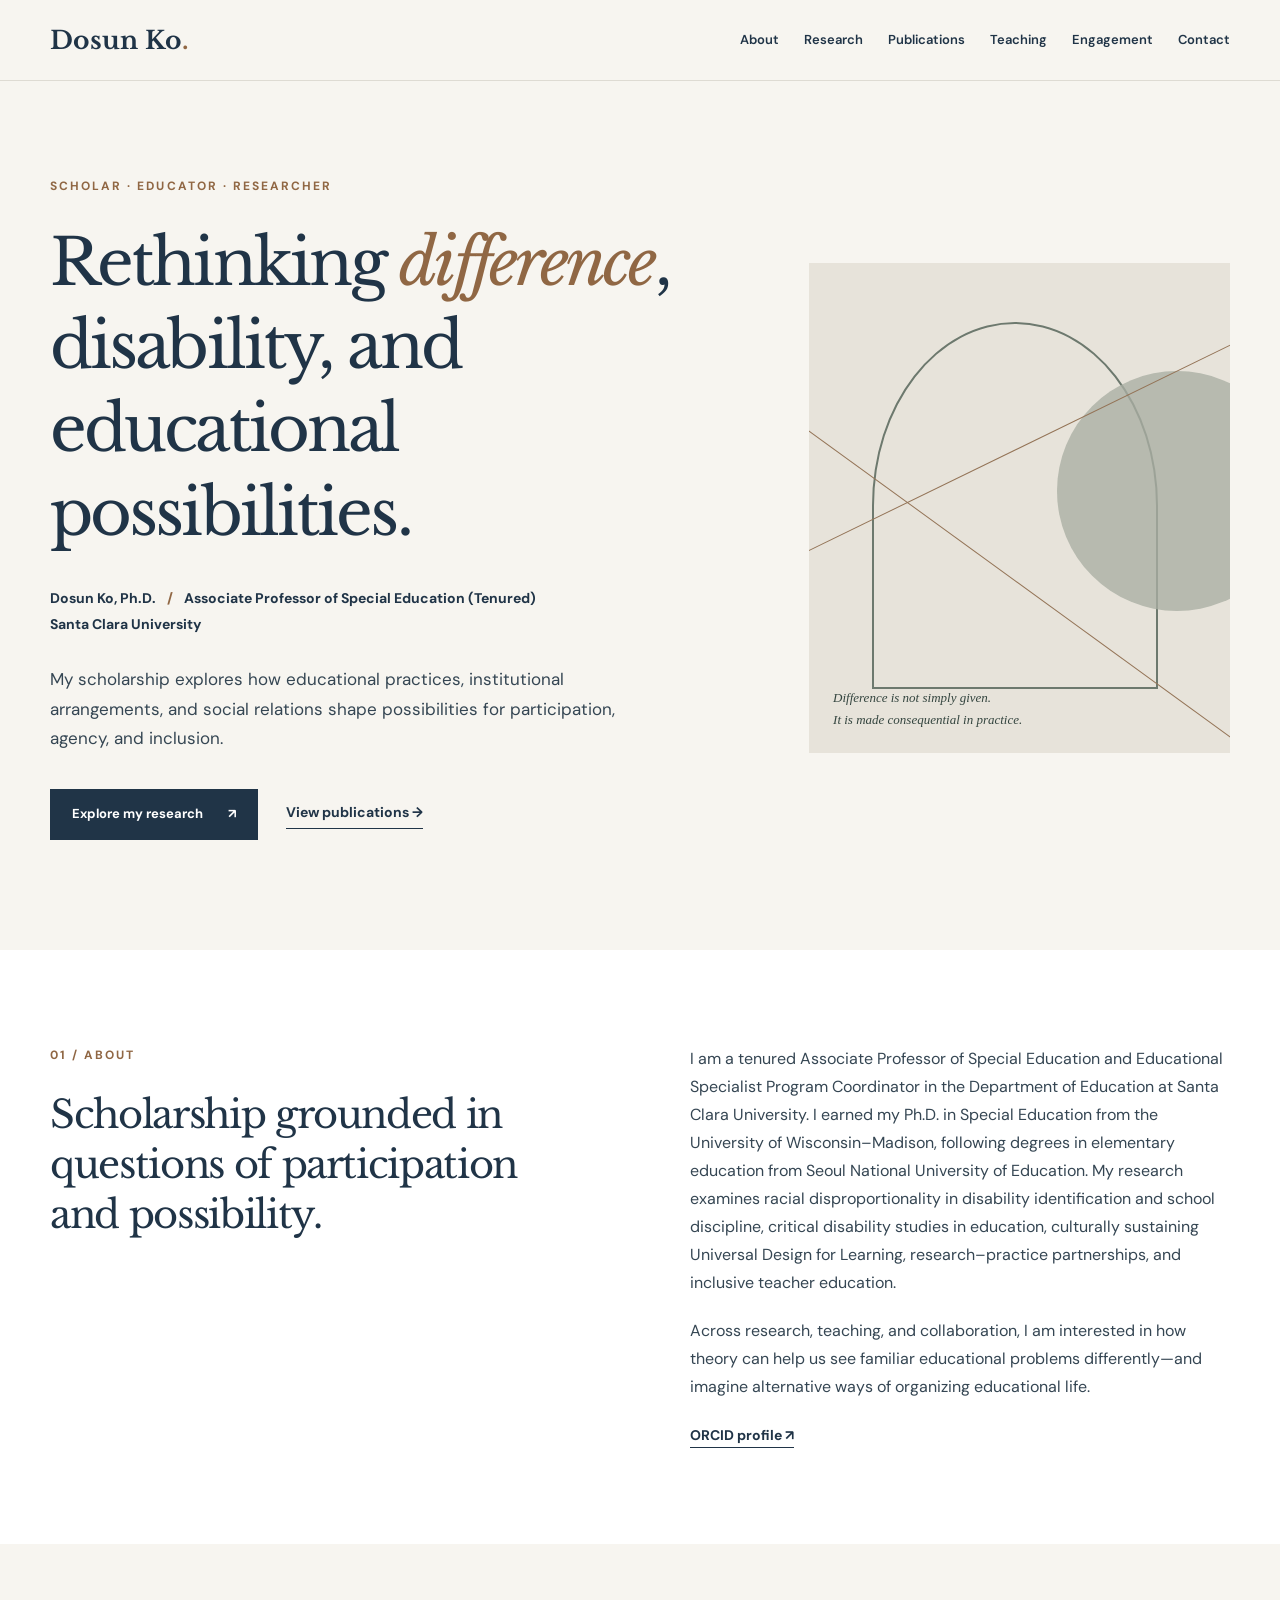
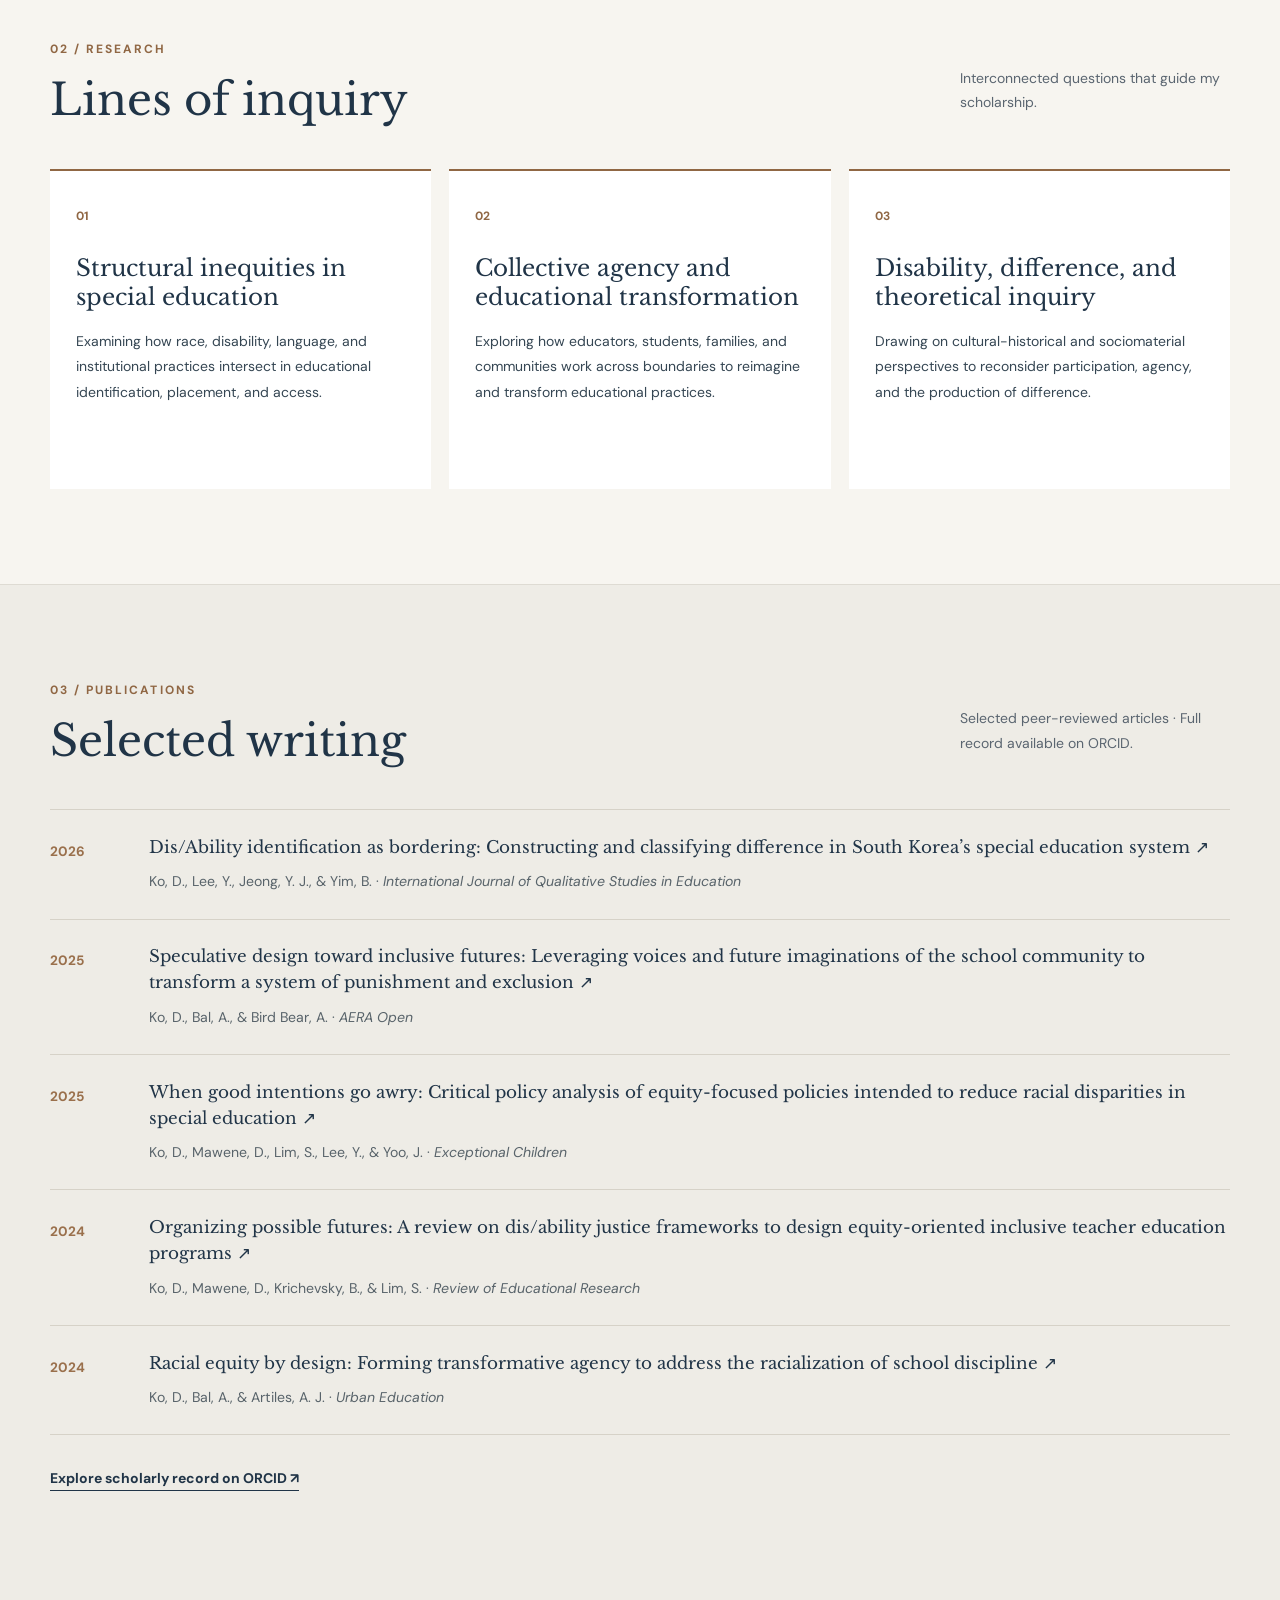
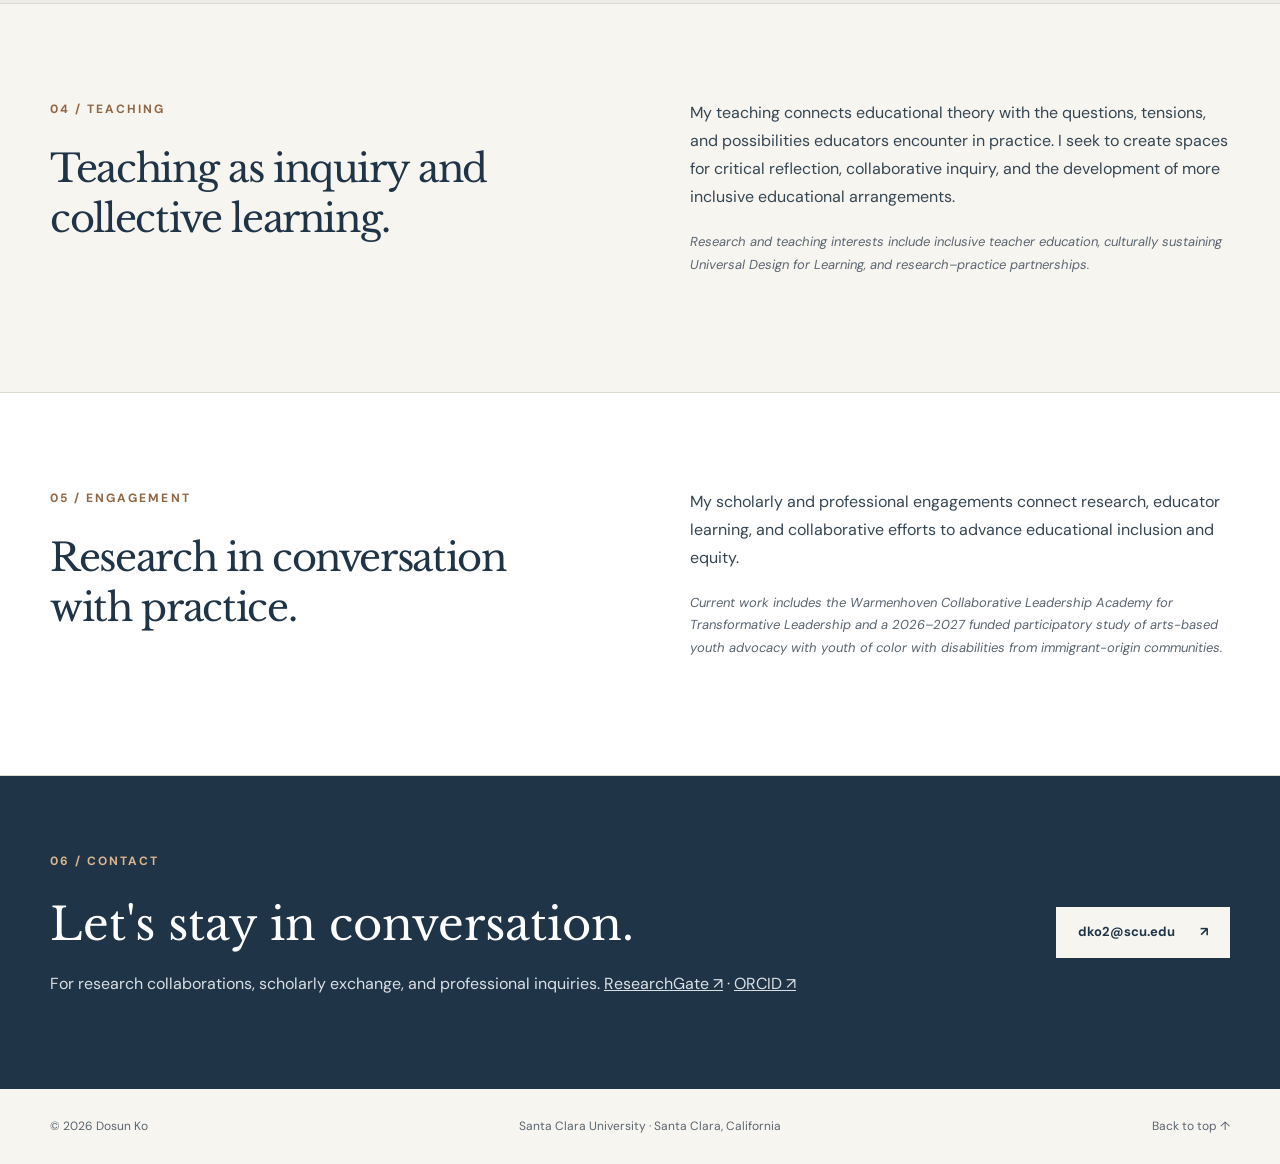
<file: index.html>
<!doctype html>
<html lang="en">
<head>
  <meta charset="utf-8">
  <meta name="viewport" content="width=device-width, initial-scale=1">
  <meta name="description" content="Dosun Ko, Ph.D. — Associate Professor of Education at Santa Clara University. Research on disability, difference, agency, and educational transformation.">
  <meta name="theme-color" content="#203447">
  <title>Dosun Ko </title>
  <link rel="preconnect" href="https://fonts.googleapis.com">
  <link rel="preconnect" href="https://fonts.gstatic.com" crossorigin>
  <link href="https://fonts.googleapis.com/css2?family=DM+Sans:wght@400;500;600;700&family=Libre+Baskerville:wght@400;700&display=swap" rel="stylesheet">
  <link rel="stylesheet" href="styles.css">
</head>
<body>
  <a class="skip-link" href="#main">Skip to content</a>
  <header class="site-header">
    <div class="container header-inner">
      <a class="wordmark" href="#home" aria-label="Dosun Ko (고도선, 高導善), home">Dosun Ko<span class="wordmark-dot">.</span></a>
      <button class="menu-toggle" type="button" aria-controls="primary-nav" aria-expanded="false" aria-label="Open navigation">Menu <span aria-hidden="true">☰</span></button>
      <nav id="primary-nav" class="primary-nav" aria-label="Primary navigation">
        <a href="#about">About</a><a href="#research">Research</a><a href="#publications">Publications</a><a href="#teaching">Teaching</a><a href="#engagement">Engagement</a><a href="#contact">Contact</a>
      </nav>
    </div>
  </header>
  <main id="main">
    <section class="hero" id="home" aria-labelledby="hero-title">
      <div class="container hero-grid">
        <div class="hero-copy">
          <p class="eyebrow">Scholar · Educator · Researcher</p>
          <h1 id="hero-title">Rethinking <em>difference</em>, disability, and educational possibilities.</h1>
          <p class="hero-position">Dosun Ko, Ph.D. <span class="sep">/</span> Associate Professor of Special Education (Tenured)<br>Santa Clara University</p>
          <p class="hero-intro">My scholarship explores how educational practices, institutional arrangements, and social relations shape possibilities for participation, agency, and inclusion.</p>
          <div class="hero-actions"><a class="button button-dark" href="#research">Explore my research <span aria-hidden="true">↗</span></a><a class="text-link" href="#publications">View publications <span aria-hidden="true">→</span></a></div>
        </div>
        <div class="hero-art" aria-label="Abstract editorial artwork showing overlapping lines and shapes">
          <div class="art-arch"></div><div class="art-circle"></div><div class="art-line art-line-one"></div><div class="art-line art-line-two"></div><div class="art-caption">Difference is not simply given.<br>It is made consequential in practice.</div>
        </div>
      </div>
    </section>
    <section class="intro-band" id="about" aria-labelledby="about-title"><div class="container split-section"><div><p class="eyebrow">01 / About</p><h2 id="about-title">Scholarship grounded in questions of participation and possibility.</h2></div><div><p>I am a tenured Associate Professor of Special Education and Educational Specialist Program Coordinator in the Department of Education at Santa Clara University. I earned my Ph.D. in Special Education from the University of Wisconsin–Madison, following degrees in elementary education from Seoul National University of Education. My research examines racial disproportionality in disability identification and school discipline, critical disability studies in education, culturally sustaining Universal Design for Learning, research–practice partnerships, and inclusive teacher education.</p><p>Across research, teaching, and collaboration, I am interested in how theory can help us see familiar educational problems differently—and imagine alternative ways of organizing educational life.</p><a class="underlined-link" href="https://orcid.org/0000-0001-5159-9736" target="_blank" rel="noopener noreferrer">ORCID profile <span aria-hidden="true">↗</span></a></div></div></section>
    <section class="section" id="research" aria-labelledby="research-title"><div class="container"><div class="section-heading"><div><p class="eyebrow">02 / Research</p><h2 id="research-title">Lines of inquiry</h2></div><p>Interconnected questions that guide my scholarship.</p></div><div class="research-grid"><article class="research-card"><span class="card-number">01</span><h3>Structural inequities in special education</h3><p>Examining how race, disability, language, and institutional practices intersect in educational identification, placement, and access.</p></article><article class="research-card"><span class="card-number">02</span><h3>Collective agency and educational transformation</h3><p>Exploring how educators, students, families, and communities work across boundaries to reimagine and transform educational practices.</p></article><article class="research-card"><span class="card-number">03</span><h3>Disability, difference, and theoretical inquiry</h3><p>Drawing on cultural-historical and sociomaterial perspectives to reconsider participation, agency, and the production of difference.</p></article></div></div></section>
    <section class="section publications-section" id="publications" aria-labelledby="publications-title"><div class="container"><div class="section-heading"><div><p class="eyebrow">03 / Publications</p><h2 id="publications-title">Selected writing</h2></div><p>Selected peer-reviewed articles · Full record available on ORCID.</p></div><div class="pub-list"><article class="pub-entry"><span class="pub-year">2026</span><div><h3><a href="https://doi.org/10.1080/09518398.2026.2698447" target="_blank" rel="noopener noreferrer">Dis/Ability identification as bordering: Constructing and classifying difference in South Korea’s special education system <span aria-hidden="true">↗</span></a></h3><p>Ko, D., Lee, Y., Jeong, Y. J., &amp; Yim, B. · <em>International Journal of Qualitative Studies in Education</em></p></div></article><article class="pub-entry"><span class="pub-year">2025</span><div><h3><a href="https://doi.org/10.1177/23328584251324152" target="_blank" rel="noopener noreferrer">Speculative design toward inclusive futures: Leveraging voices and future imaginations of the school community to transform a system of punishment and exclusion <span aria-hidden="true">↗</span></a></h3><p>Ko, D., Bal, A., &amp; Bird Bear, A. · <em>AERA Open</em></p></div></article><article class="pub-entry"><span class="pub-year">2025</span><div><h3><a href="https://doi.org/10.1177/00144029241292589" target="_blank" rel="noopener noreferrer">When good intentions go awry: Critical policy analysis of equity-focused policies intended to reduce racial disparities in special education <span aria-hidden="true">↗</span></a></h3><p>Ko, D., Mawene, D., Lim, S., Lee, Y., &amp; Yoo, J. · <em>Exceptional Children</em></p></div></article><article class="pub-entry"><span class="pub-year">2024</span><div><h3><a href="https://doi.org/10.3102/00346543231212927" target="_blank" rel="noopener noreferrer">Organizing possible futures: A review on dis/ability justice frameworks to design equity-oriented inclusive teacher education programs <span aria-hidden="true">↗</span></a></h3><p>Ko, D., Mawene, D., Krichevsky, B., &amp; Lim, S. · <em>Review of Educational Research</em></p></div></article><article class="pub-entry"><span class="pub-year">2024</span><div><h3><a href="https://doi.org/10.1177/00420859221081774" target="_blank" rel="noopener noreferrer">Racial equity by design: Forming transformative agency to address the racialization of school discipline <span aria-hidden="true">↗</span></a></h3><p>Ko, D., Bal, A., &amp; Artiles, A. J. · <em>Urban Education</em></p></div></article></div><p class="pub-more"><a class="underlined-link" href="https://orcid.org/0000-0001-5159-9736" target="_blank" rel="noopener noreferrer">Explore scholarly record on ORCID ↗</a></p></div></section>
    <section class="section" id="teaching" aria-labelledby="teaching-title"><div class="container split-section"><div><p class="eyebrow">04 / Teaching</p><h2 id="teaching-title">Teaching as inquiry and collective learning.</h2></div><div><p>My teaching connects educational theory with the questions, tensions, and possibilities educators encounter in practice. I seek to create spaces for critical reflection, collaborative inquiry, and the development of more inclusive educational arrangements.</p><p class="small-note">Research and teaching interests include inclusive teacher education, culturally sustaining Universal Design for Learning, and research–practice partnerships.</p></div></div></section>
    <section class="section engagement-section" id="engagement" aria-labelledby="engagement-title"><div class="container split-section"><div><p class="eyebrow">05 / Engagement</p><h2 id="engagement-title">Research in conversation with practice.</h2></div><div><p>My scholarly and professional engagements connect research, educator learning, and collaborative efforts to advance educational inclusion and equity.</p><p class="small-note">Current work includes the Warmenhoven Collaborative Leadership Academy for Transformative Leadership and a 2026–2027 funded participatory study of arts-based youth advocacy with youth of color with disabilities from immigrant-origin communities.</p></div></div></section>
    <section class="contact-section" id="contact" aria-labelledby="contact-title"><div class="container contact-inner"><div><p class="eyebrow">06 / Contact</p><h2 id="contact-title">Let's stay in conversation.</h2><p>For research collaborations, scholarly exchange, and professional inquiries. <a href="https://www.researchgate.net/profile/Dosun-Ko" target="_blank" rel="noopener noreferrer">ResearchGate ↗</a> · <a href="https://orcid.org/0000-0001-5159-9736" target="_blank" rel="noopener noreferrer">ORCID ↗</a></p></div><a class="button button-light" href="mailto:dko2@scu.edu">dko2@scu.edu <span aria-hidden="true">↗</span></a></div></section>
  </main>
  <footer class="site-footer"><div class="container footer-inner"><span>© <span id="year">2026</span> Dosun Ko</span><span>Santa Clara University · Santa Clara, California</span><a href="#home">Back to top ↑</a></div></footer>
  <script src="script.js" defer></script>
</body>
</html>
</file>
<file: styles.css>
:root{--ink:#203447;--ink-2:#354653;--bronze:#906744;--paper:#f7f5f0;--white:#fff;--stone:#dedbd3;--muted:#5a6570;--sage:#e8ece7}*{box-sizing:border-box}html{scroll-behavior:smooth;scroll-padding-top:88px}body{margin:0;color:var(--ink);background:var(--paper);font:16px/1.75 'DM Sans',Arial,sans-serif}a{color:inherit}a:focus-visible,button:focus-visible{outline:3px solid #b77c36;outline-offset:4px}.container{width:min(1180px,calc(100% - 64px));margin:auto}.site-header{background:var(--paper);border-bottom:1px solid var(--stone);position:sticky;top:0;z-index:10}.header-inner{display:flex;align-items:center;justify-content:space-between;gap:24px;min-height:80px}.wordmark{text-decoration:none;font:700 25px 'Libre Baskerville',Georgia,serif;white-space:nowrap}.wordmark-dot{color:var(--bronze)}.primary-nav{display:flex;gap:25px;align-items:center}.primary-nav a{text-decoration:none;font-size:13px;font-weight:600}.primary-nav a:hover,.underlined-link:hover,.text-link:hover{color:var(--bronze)}.menu-toggle{display:none}.skip-link{position:absolute;top:-100px;left:15px;padding:10px;background:white;z-index:30}.skip-link:focus{top:10px}.hero{padding:95px 0 110px}.hero-grid{display:grid;grid-template-columns:1.3fr .8fr;gap:75px;align-items:center}.eyebrow{text-transform:uppercase;letter-spacing:.17em;color:var(--bronze);font-size:12px;font-weight:700;margin:0 0 24px}h1,h2,h3{font-family:'Libre Baskerville',Georgia,serif;font-weight:400;line-height:1.3}h1{font-size:clamp(42px,5vw,70px);letter-spacing:-.045em;margin:0 0 31px}h1 em{font-weight:400;color:var(--bronze)}.hero-position{font-size:14px;font-weight:700;line-height:1.9}.sep{padding:0 8px;color:var(--bronze)}.hero-intro{font-size:17px;max-width:570px;color:var(--ink-2);margin:27px 0 35px}.hero-actions{display:flex;align-items:center;gap:28px;flex-wrap:wrap}.button{display:inline-flex;align-items:center;justify-content:center;gap:25px;padding:14px 22px;text-decoration:none;font-size:13px;font-weight:700}.button-dark{background:var(--ink);color:white}.button-dark:hover{background:#36546a}.text-link,.underlined-link{font-size:14px;font-weight:700;text-decoration:none;border-bottom:1px solid currentColor;padding-bottom:3px}.hero-art{min-height:490px;background:#e7e3da;position:relative;overflow:hidden}.art-arch{position:absolute;width:68%;height:75%;top:12%;left:15%;border:2px solid #6d796e;border-radius:52% 52% 0 0}.art-circle{position:absolute;width:57%;aspect-ratio:1;top:22%;right:-16%;background:#a9afa3;border-radius:50%;opacity:.78}.art-line{position:absolute;height:1px;background:#947457;width:140%;transform-origin:left}.art-line-one{top:28%;left:-10%;transform:rotate(36deg)}.art-line-two{top:67%;left:-20%;transform:rotate(-26deg)}.art-caption{position:absolute;bottom:22px;left:24px;font:italic 13px/1.7 Georgia,serif;color:#34453f}.intro-band{background:white;padding:95px 0}.split-section{display:grid;grid-template-columns:1fr 1fr;gap:100px}.split-section h2{font-size:clamp(29px,3vw,43px);letter-spacing:-.035em;margin:0}.split-section p:not(.eyebrow){margin:0 0 20px;color:var(--ink-2)}.section{padding:95px 0;border-bottom:1px solid var(--stone)}.section-heading{display:flex;justify-content:space-between;gap:35px;align-items:end;margin-bottom:40px}.section-heading h2{font-size:clamp(32px,3.4vw,46px);margin:0}.section-heading .eyebrow{margin-bottom:12px}.section-heading>p{font-size:14px;color:var(--muted);max-width:270px}.research-grid{display:grid;grid-template-columns:repeat(3,1fr);gap:18px}.research-card{border-top:2px solid var(--bronze);background:white;padding:30px 26px 35px;min-height:320px}.card-number{font-size:12px;color:var(--bronze);font-weight:700}.research-card h3{font-size:23px;margin:25px 0 16px}.research-card p{font-size:14px;color:var(--ink-2);line-height:1.8}.publications-section{background:#eeece6}.publication-placeholder{background:#f7f5f0;border:1px solid #d8d3c8;padding:35px;display:flex;gap:25px;align-items:center}.placeholder-mark{font-size:40px;color:var(--bronze)}.publication-placeholder h3{font-size:23px;margin:0 0 10px}.publication-placeholder p{max-width:700px;margin:0;color:var(--muted);font-size:14px}.small-note{font-size:13px;color:var(--muted)!important;font-style:italic}.engagement-section{background:white}.contact-section{background:var(--ink);color:white;padding:75px 0}.contact-inner{display:flex;align-items:center;justify-content:space-between;gap:25px}.contact-section .eyebrow{color:#dbb68e}.contact-section h2{font-size:clamp(30px,3.5vw,48px);margin:0 0 12px}.contact-section p:not(.eyebrow){color:#d9e0e4}.button-light{background:var(--paper);color:var(--ink);white-space:nowrap}.button-light:hover{background:#e7e1d7}.site-footer{padding:27px 0;font-size:12px;color:var(--muted)}.footer-inner{display:flex;justify-content:space-between;gap:20px}.footer-inner a{text-decoration:none}@media(max-width:950px){.hero-grid{gap:35px}.hero-art{min-height:400px}.primary-nav{gap:13px}.primary-nav a{font-size:12px}.split-section{gap:45px}.research-card{padding:24px 20px}.research-card h3{font-size:20px}}@media(max-width:720px){.container{width:min(100% - 36px,1180px)}.header-inner{min-height:68px}.menu-toggle{display:flex;gap:10px;align-items:center;background:transparent;border:1px solid var(--stone);padding:8px 12px;color:var(--ink);font:600 13px 'DM Sans',sans-serif}.primary-nav{display:none;position:absolute;top:68px;left:0;right:0;background:var(--paper);padding:20px 18px 25px;border-bottom:1px solid var(--stone);flex-direction:column;align-items:stretch;gap:13px}.primary-nav.is-open{display:flex}.primary-nav a{font-size:15px}.hero{padding:65px 0}.hero-grid,.split-section{grid-template-columns:1fr;gap:35px}.hero-art{min-height:310px}.intro-band,.section{padding:65px 0}.research-grid{grid-template-columns:1fr}.research-card{min-height:auto}.section-heading{display:block}.section-heading>p{max-width:none}.contact-inner{align-items:start;flex-direction:column}.footer-inner{flex-direction:column;gap:8px}.publication-placeholder{align-items:start;padding:24px;gap:14px}.hero-actions{gap:20px}}@media(prefers-reduced-motion:reduce){html{scroll-behavior:auto}}

/* Selected publications */
.pub-list{border-top:1px solid #d6d2c8}.pub-entry{display:grid;grid-template-columns:75px 1fr;gap:1.5rem;padding:1.55rem 0;border-bottom:1px solid #d6d2c8}.pub-year{font-weight:700;color:#9a704c;font-size:.85rem;padding-top:.3rem}.pub-entry h3{font-family:'Libre Baskerville',Georgia,serif;font-size:1.05rem;line-height:1.55;margin:0 0 .6rem}.pub-entry h3 a{color:#203447;text-decoration:none}.pub-entry h3 a:hover,.pub-entry h3 a:focus-visible{text-decoration:underline}.pub-entry p{margin:0;color:#58636a;font-size:.88rem;line-height:1.65}.pub-more{margin-top:1.8rem}@media(max-width:560px){.pub-entry{grid-template-columns:1fr;gap:.35rem}}
</file>
